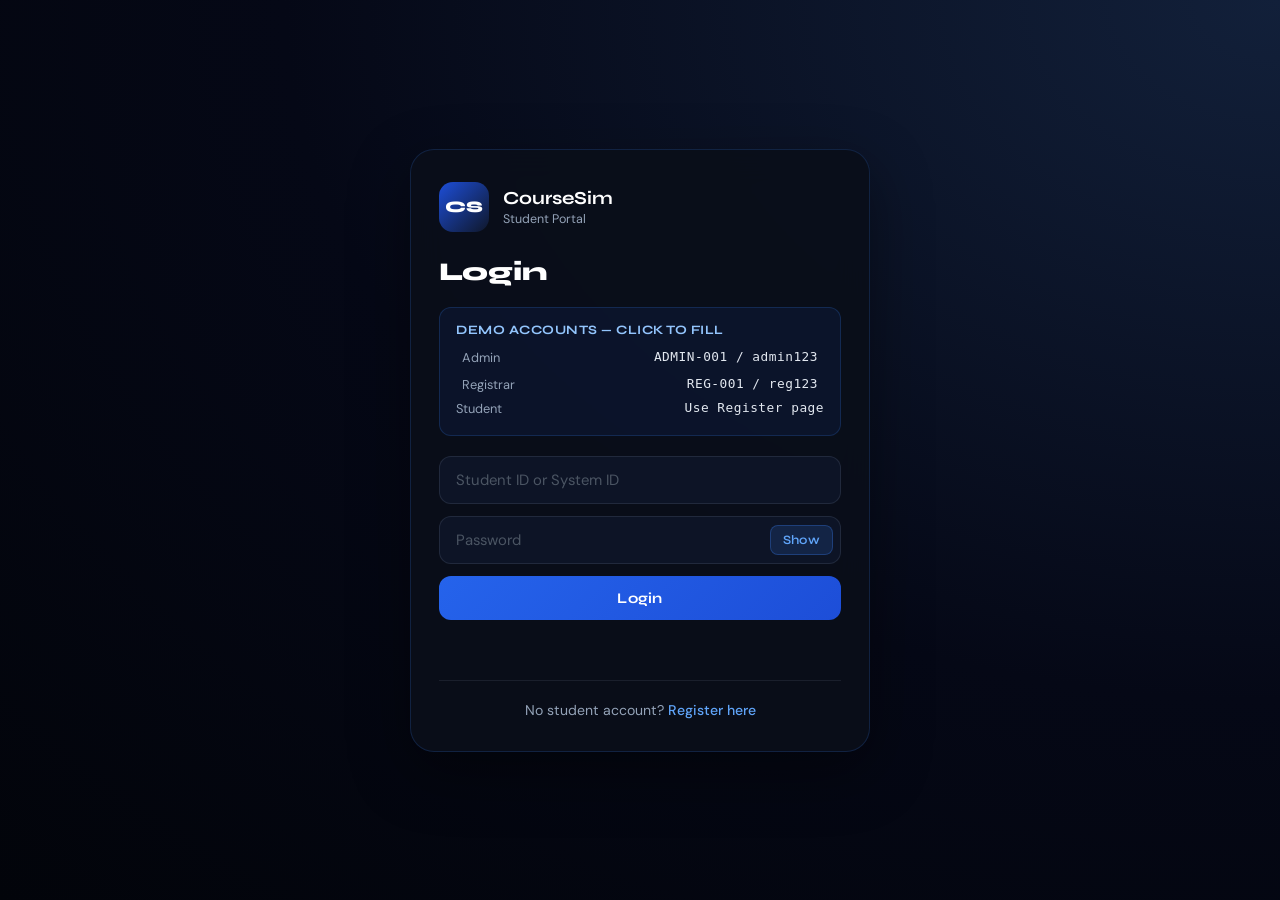
<file: index.html>
<!DOCTYPE html>
<html lang="en">
<head>
  <meta charset="UTF-8" />
  <meta name="viewport" content="width=device-width, initial-scale=1.0" />
  <title>CourseSim – Login</title>
  <link rel="stylesheet" href="style.css" />
</head>
<body class="login-page">
  <div class="auth-wrap">
    <div class="auth-card">
      <div class="brand">
        <div class="logo">CS</div>
        <div><h1>CourseSim</h1><p>Student Portal</p></div>
      </div>

      <h2>Login</h2>

      <div class="demo-box">
        <h4>Demo Accounts — click to fill</h4>
        <div class="demo-row clickable" onclick="fillLogin('ADMIN-001','admin123')">
          <span>Admin</span><span>ADMIN-001 / admin123</span>
        </div>
        <div class="demo-row clickable" onclick="fillLogin('REG-001','reg123')">
          <span>Registrar</span><span>REG-001 / reg123</span>
        </div>
        <div class="demo-row"><span>Student</span><span>Use Register page</span></div>
      </div>

      <input id="loginId"       type="text"     placeholder="Student ID or System ID" />
      <div class="password-wrapper">
        <input id="loginPassword" type="password" placeholder="Password" />
        <button type="button" class="toggle-password" onclick="togglePassword('loginPassword', this)">Show</button>
      </div>
      <button onclick="login()">Login</button>
      <p id="authMessage"></p>

      <hr />
      <p class="small">No student account? <a href="register.html">Register here</a></p>
    </div>
  </div>

  <script src="script.js"></script>
  <script>
    function fillLogin(id, pass) {
      document.getElementById('loginId').value = id;
      document.getElementById('loginPassword').value = pass;
    }
  </script>
</body>
</html>
</file>
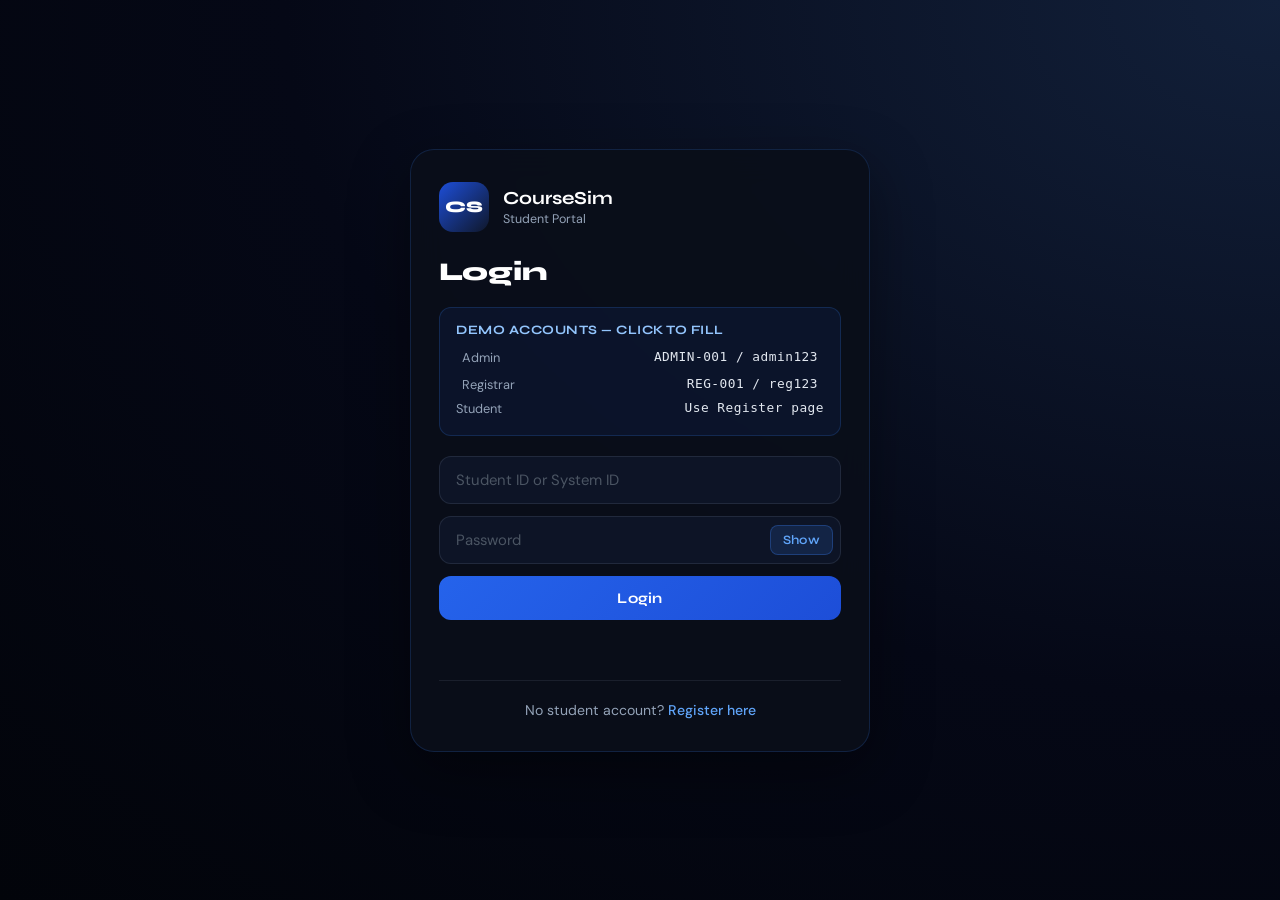
<file: academic-history.html>
<!DOCTYPE html>
<html lang="en">
<head>
  <meta charset="UTF-8" />
  <meta name="viewport" content="width=device-width, initial-scale=1.0" />
  <title>CourseSim – Academic History</title>
  <link rel="stylesheet" href="style.css" />
  <style>
    .hist-section {
      background: var(--panel);
      border: 1px solid var(--border);
      border-radius: 18px;
      padding: 20px 24px;
      margin-bottom: 18px;
      backdrop-filter: blur(10px);
    }
    .hist-header {
      display: flex;
      align-items: center;
      justify-content: space-between;
      flex-wrap: wrap;
      gap: 10px;
      margin-bottom: 16px;
    }
    .hist-year {
      font-family: var(--font-head);
      font-size: 1.1rem;
      font-weight: 800;
      color: #e2e8f0;
      margin-right: 10px;
    }
    .hist-sem {
      font-size: 0.85rem;
      color: var(--muted);
    }
    .hist-summary { display: flex; gap: 10px; flex-wrap: wrap; }
    .hs-item {
      font-size: 0.78rem;
      font-family: var(--font-head);
      font-weight: 700;
      padding: 3px 10px;
      border-radius: 20px;
      letter-spacing: 0.3px;
    }
    .hs-pass { background: rgba(34,197,94,0.15);  color: #86efac; }
    .hs-fail { background: rgba(239,68,68,0.15);  color: #fca5a5; }
    .hs-pend { background: rgba(234,179,8,0.15);  color: #fde047; }

    .hist-table {
      width: 100%; border-collapse: collapse; font-size: 0.86rem;
    }
    .hist-table th {
      text-align: left; padding: 8px 12px;
      font-family: var(--font-head); font-size: 0.72rem;
      text-transform: uppercase; letter-spacing: 0.6px;
      color: var(--muted); border-bottom: 1px solid var(--border);
    }
    .hist-table td {
      padding: 10px 12px; color: #cbd5e1;
      border-bottom: 1px solid rgba(255,255,255,0.04);
    }
    .hist-table tr:last-child td { border-bottom: none; }
    .hist-table tr:hover td { background: rgba(255,255,255,0.02); }
    .ht-code  { font-family: var(--font-head); font-weight: 700; color: #e2e8f0; }
    .ht-grade { font-family: var(--font-head); font-weight: 700; color: #93c5fd; }

    .grade-status {
      display: inline-block; font-size: 0.72rem;
      font-family: var(--font-head); font-weight: 700;
      padding: 2px 9px; border-radius: 20px; letter-spacing: 0.3px;
    }
    .gs-passed  { background: rgba(34,197,94,0.18);  color: #86efac; }
    .gs-failed  { background: rgba(239,68,68,0.18);  color: #fca5a5; }
    .gs-pending { background: rgba(234,179,8,0.18);  color: #fde047; }
    .dropped-tag {
      font-size: 0.68rem; background: rgba(100,116,139,0.2);
      color: #94a3b8; padding: 1px 6px; border-radius: 4px; margin-left: 4px;
    }

    @media (max-width: 640px) {
      .hist-table th:nth-child(2), .hist-table td:nth-child(2) { display: none; }
    }
  </style>
</head>
<body>
  <div class="app">
    <aside class="sidebar">
      <div>
        <div class="brand">
          <div class="logo">CS</div>
          <div><h1>CourseSim</h1><p>Student Portal</p></div>
        </div>
        <nav class="nav">
          <a id="navLogout" href="index.html">Login</a>
          <a href="courses.html">Courses</a>
          <a href="my-enrollments.html">My Enrollments</a>
          <a href="my-requests.html">My Requests</a>
          <a class="active" href="academic-history.html">Academic History</a>
        </nav>
      </div>
      <div class="user-card">
        <div class="avatar" id="sidebarAvatar">?</div>
        <div>
          <h3 id="sidebarName">Student</h3>
          <p  id="sidebarId">ID</p>
          <span class="role-pill student" id="sidebarRole"></span>
        </div>
      </div>
    </aside>

    <main class="main">
      <header class="hero">
        <h2>Academic History</h2>
        <p>Your complete enrollment record grouped by school year and semester.</p>
      </header>
      <div id="acadHistory"></div>
    </main>
  </div>

  <script src="script.js"></script>
  <script>
    (function() {
      const user = getCurrentUser();
      if (!user || user.role !== "student") { window.location.href = "index.html"; return; }
      document.getElementById("sidebarRole").className = "role-pill student";
    })();
  </script>
</body>
</html>
</file>
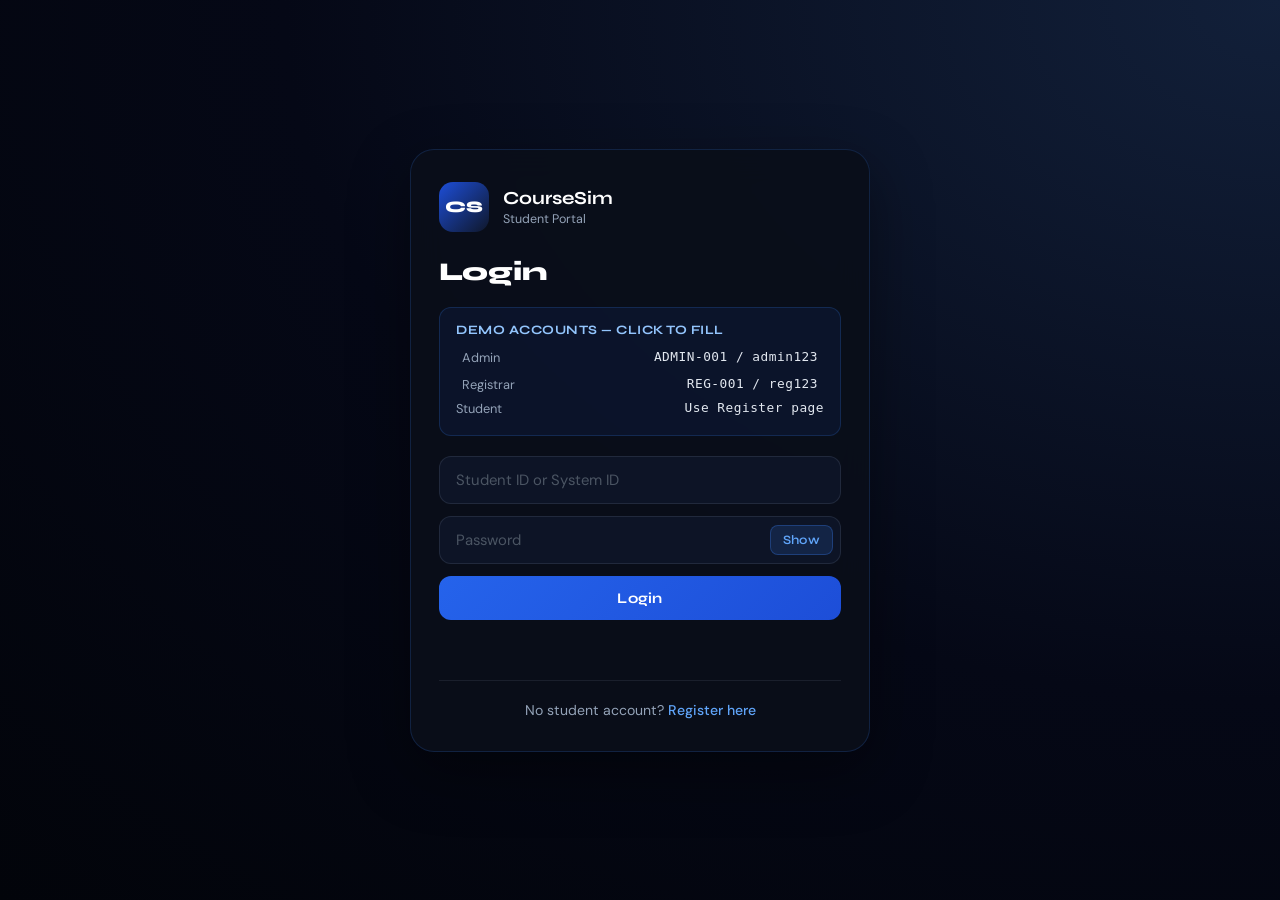
<file: admin.html>
<!DOCTYPE html>
<html lang="en">
<head>
  <meta charset="UTF-8" />
  <meta name="viewport" content="width=device-width, initial-scale=1.0" />
  <title>CourseSim – Admin</title>
  <link rel="stylesheet" href="style.css" />
  <style>
    select {
      width: 100%; padding: 13px 16px;
      border: 1px solid rgba(148,163,184,0.15); border-radius: 12px; outline: none;
      font-size: 0.93rem; font-family: var(--font-body);
      background: rgba(15,23,42,0.85); color: #e2e8f0;
      margin-bottom: 12px; appearance: none; cursor: pointer;
    }
    select:focus { border-color: rgba(59,130,246,0.45); }
    select option { background: #0f172a; }

    .period-label {
      font-family: var(--font-head); font-size: 1rem; font-weight: 700;
      color: #60a5fa; margin-bottom: 14px; display: block;
    }
    .user-item-header {
      display: flex; align-items: center; gap: 12px;
    }
    .user-avatar-sm {
      width: 36px; height: 36px; border-radius: 9px; flex-shrink: 0;
      background: linear-gradient(135deg, #6366f1, #2563eb);
      display: grid; place-items: center;
      font-family: var(--font-head); font-weight: 700; font-size: 0.78rem; color: #fff;
    }
    .user-info { flex: 1; min-width: 0; }
    .user-remove-btn { width: auto; padding: 7px 14px; font-size: 0.78rem; margin-bottom: 0; flex-shrink: 0; }
  </style>
</head>
<body>
  <div class="app">
    <aside class="sidebar">
      <div>
        <div class="brand">
          <div class="logo">CS</div>
          <div><h1>CourseSim</h1><p>Student Portal</p></div>
        </div>
        <nav class="nav">
          <a id="navLogout" href="index.html">Login</a>
          <a class="active" href="admin.html">Admin Panel</a>
        </nav>
      </div>
      <div class="user-card">
        <div class="avatar" id="sidebarAvatar">?</div>
        <div>
          <h3 id="sidebarName">Admin</h3>
          <p  id="sidebarId">ID</p>
          <span class="role-pill admin" id="sidebarRole"></span>
        </div>
      </div>
    </aside>

    <main class="main">
      <header class="hero">
        <h2>Admin Panel</h2>
        <p>Manage courses, academic periods, and student accounts.</p>
      </header>

      <section class="stats">
        <div class="card"><h3 id="studentCount">0</h3><p>Total Students</p></div>
        <div class="card"><h3 id="courseCount">0</h3><p>Total Courses</p></div>
        <div class="card"><h3 id="enrollCount">0</h3><p>Active Enrollments</p></div>
        <div class="card"><h3 id="fullCount">0</h3><p>Full Courses</p></div>
      </section>

      <!-- Row 1: Academic Period + Add Course -->
      <section class="panels">
        <div class="panel">
          <h3>Academic Period</h3>
          <span class="period-label" id="currentPeriodLabel">Loading…</span>
          <input id="acadYear" type="text" placeholder="School year (e.g. 2024-2025)" />
          <select id="acadSem">
            <option value="1st">1st Semester</option>
            <option value="2nd">2nd Semester</option>
            <option value="Summer">Summer</option>
          </select>
          <button onclick="saveAcadPeriodAdmin()">Set Period</button>
          <p id="message"></p>
        </div>

        <div class="panel">
          <h3>Add New Course</h3>
          <div class="form-grid">
            <input id="newCode"     type="text"   placeholder="Course code (e.g. ICT 115)" />
            <input id="newCapacity" type="number" placeholder="Capacity" min="1" />
            <input id="newTitle"    type="text"   placeholder="Course title" class="full" />
            <input id="newPrereq"   type="text"   placeholder="Prerequisite code (optional)" class="full" />
          </div>
          <button onclick="adminAddCourse()">Add Course</button>
        </div>
      </section>

      <!-- Row 2: Course Catalog + User Management -->
      <section class="panels" style="margin-top:18px">
        <div class="panel">
          <h3>Course Catalog</h3>
          <ul id="adminCourseList"></ul>
        </div>

        <div class="panel">
          <h3>Student Accounts</h3>
          <ul id="adminUserList"></ul>
        </div>
      </section>
    </main>
  </div>

  <script src="script.js"></script>
  <script>
    (function() {
      const user = getCurrentUser();
      if (!user || user.role !== "admin") { window.location.href = "index.html"; return; }
      document.getElementById("sidebarRole").className = "role-pill admin";
    })();
  </script>
</body>
</html>
</file>
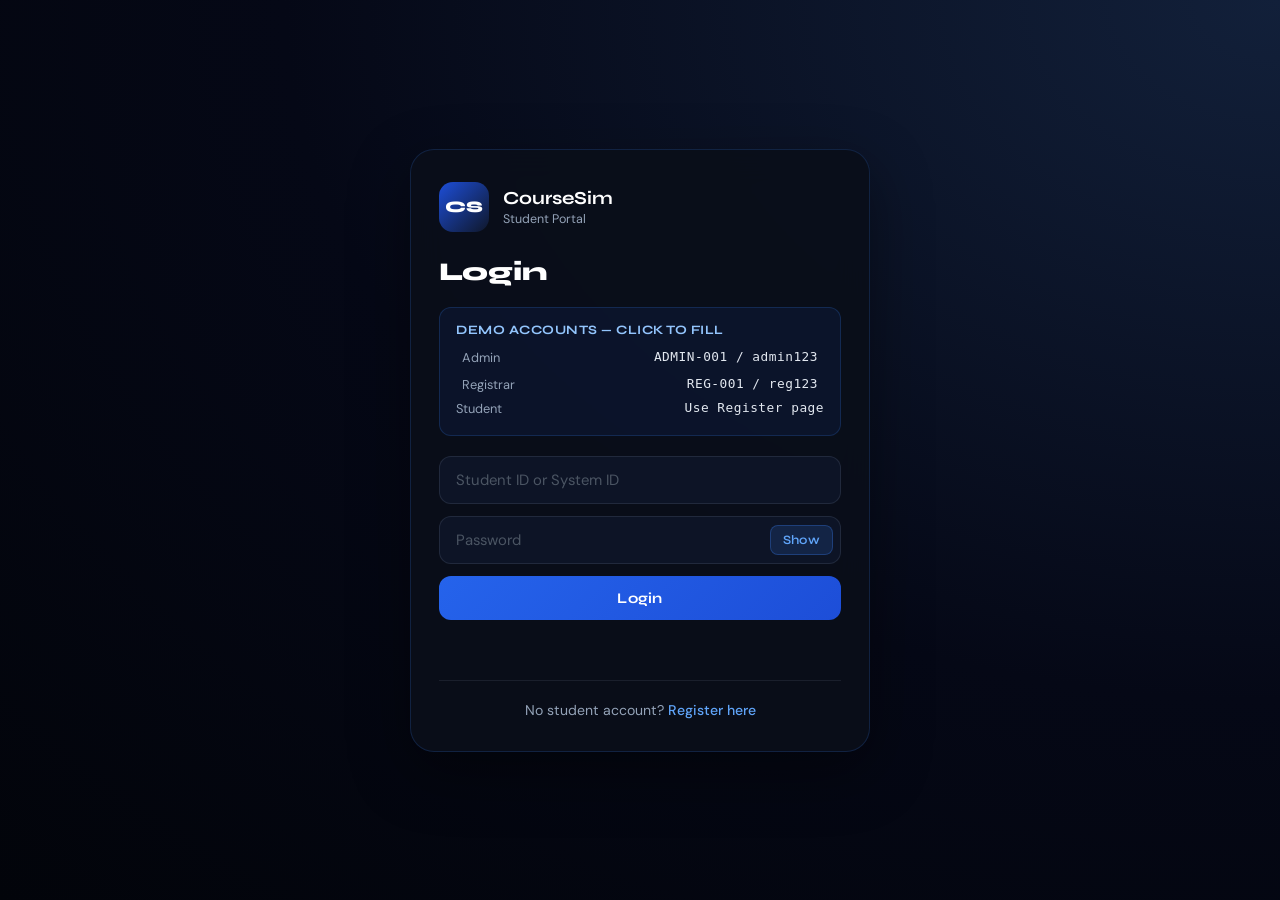
<file: courses.html>
<!DOCTYPE html>
<html lang="en">
<head>
  <meta charset="UTF-8" />
  <meta name="viewport" content="width=device-width, initial-scale=1.0" />
  <title>CourseSim – Courses</title>
  <link rel="stylesheet" href="style.css" />
  <style>
    /* ── Drag & Drop Layout ─────────────────────── */
    .dd-layout {
      display: grid;
      grid-template-columns: 1fr 1fr;
      gap: 20px;
      margin-top: 4px;
    }

    .dd-col {
      background: var(--panel);
      border: 1px solid var(--border);
      border-radius: 20px;
      padding: 20px;
      backdrop-filter: blur(10px);
      min-height: 400px;
      display: flex;
      flex-direction: column;
    }

    .dd-col-header {
      display: flex;
      align-items: center;
      justify-content: space-between;
      margin-bottom: 16px;
    }

    .dd-col-header h3 {
      font-family: var(--font-head);
      font-size: 0.9rem;
      font-weight: 700;
      color: #e2e8f0;
      text-transform: uppercase;
      letter-spacing: 0.8px;
    }

    .dd-hint {
      font-size: 0.75rem;
      color: var(--muted);
      font-style: italic;
    }

    /* Drop zone highlight */
    #enrolledZone {
      flex: 1;
      border-radius: 14px;
      border: 2px dashed transparent;
      transition: border-color 0.2s, background 0.2s;
      padding: 4px;
    }

    #enrolledZone.drop-active {
      border-color: rgba(59, 130, 246, 0.5);
      background: rgba(37, 99, 235, 0.06);
    }

    /* ── Course Cards ───────────────────────────── */
    .course-card {
      background: rgba(255,255,255,0.03);
      border: 1px solid rgba(255,255,255,0.07);
      border-left: 3px solid #3b82f6;
      border-radius: 12px;
      padding: 12px 14px;
      margin-bottom: 10px;
      transition: all 0.18s ease;
      position: relative;
    }

    .course-card.draggable {
      cursor: grab;
    }

    .course-card.draggable:hover {
      background: rgba(37,99,235,0.1);
      border-color: rgba(59,130,246,0.3);
      border-left-color: #60a5fa;
      transform: translateY(-1px);
      box-shadow: 0 4px 16px rgba(37,99,235,0.15);
    }

    .course-card.dragging {
      opacity: 0.45;
      transform: scale(0.97);
      cursor: grabbing;
    }

    .course-card.locked {
      border-left-color: #475569;
      opacity: 0.6;
      cursor: not-allowed;
    }

    .course-card.enrolled {
      border-left-color: #22c55e;
      background: rgba(34,197,94,0.05);
    }

    .course-card.pending-enroll {
      border-left-color: #eab308;
      background: rgba(234,179,8,0.05);
    }

    .course-card.pending-drop {
      border-left-color: #ef4444;
      background: rgba(239,68,68,0.05);
    }

    .cc-header {
      display: flex;
      align-items: center;
      justify-content: space-between;
      margin-bottom: 5px;
    }

    .cc-code {
      font-family: var(--font-head);
      font-weight: 700;
      font-size: 0.85rem;
      color: #e2e8f0;
    }

    .cc-cap {
      font-size: 0.72rem;
      color: var(--muted);
      background: rgba(255,255,255,0.06);
      padding: 2px 7px;
      border-radius: 20px;
    }

    .cc-cap.cap-full {
      background: rgba(239,68,68,0.15);
      color: #fca5a5;
    }

    .cc-title {
      font-size: 0.85rem;
      color: #cbd5e1;
      margin-bottom: 4px;
    }

    .cc-prereq {
      font-size: 0.75rem;
      color: #64748b;
      margin-bottom: 2px;
    }

    .cc-lock {
      font-size: 0.75rem;
      color: #64748b;
      margin-top: 4px;
    }

    .cc-grade {
      font-size: 0.78rem;
      color: #94a3b8;
      margin-bottom: 6px;
    }

    .cc-status {
      font-size: 0.7rem;
      font-family: var(--font-head);
      font-weight: 700;
      padding: 2px 8px;
      border-radius: 20px;
      letter-spacing: 0.4px;
    }

    .status-enrolled  { background: rgba(34,197,94,0.18);  color: #86efac; }
    .status-pending   { background: rgba(234,179,8,0.18);  color: #fde047; }
    .status-drop      { background: rgba(239,68,68,0.18);  color: #fca5a5; }

    /* Drag indicator icon on draggable cards */
    .course-card.draggable::after {
      content: "⠿";
      position: absolute;
      right: 12px;
      bottom: 10px;
      font-size: 0.9rem;
      color: #334155;
      pointer-events: none;
    }

    .drop-btn {
      width: 100%;
      padding: 7px;
      font-size: 0.78rem;
      margin-bottom: 0;
      margin-top: 6px;
      background: linear-gradient(135deg, #b91c1c, #991b1b);
      border-radius: 8px;
    }
    .drop-btn:hover { box-shadow: 0 4px 14px rgba(185,28,28,0.35); }

    .cancel-btn {
      width: 100%;
      padding: 7px;
      font-size: 0.78rem;
      margin-bottom: 0;
      margin-top: 6px;
      background: rgba(234,179,8,0.12);
      border: 1px solid rgba(234,179,8,0.25);
      color: #fde047;
      border-radius: 8px;
    }
    .cancel-btn:hover { background: rgba(234,179,8,0.2); box-shadow: none; transform: none; }

    .dd-empty {
      text-align: center;
      color: #334155;
      font-size: 0.88rem;
      padding: 40px 20px;
      border: 2px dashed #1e293b;
      border-radius: 12px;
      margin-top: 4px;
    }

    #message {
      margin-top: 14px;
      min-height: 22px;
      font-size: 0.88rem;
      color: #bfdbfe;
    }

    @media (max-width: 700px) {
      .dd-layout { grid-template-columns: 1fr; }
    }
  </style>
</head>
<body>
  <div class="app">
    <aside class="sidebar">
      <div>
        <div class="brand">
          <div class="logo">CS</div>
          <div><h1>CourseSim</h1><p>Student Portal</p></div>
        </div>
        <nav class="nav">
          <a id="navLogout" href="index.html">Login</a>
          <a class="active" href="courses.html">Courses</a>
          <a href="my-enrollments.html">My Enrollments</a>
          <a href="my-requests.html">My Requests</a>
          <a href="academic-history.html">Academic History</a>
        </nav>
      </div>
      <div class="user-card">
        <div class="avatar" id="sidebarAvatar">?</div>
        <div>
          <h3 id="sidebarName">Student</h3>
          <p  id="sidebarId">ID</p>
          <span class="role-pill student" id="sidebarRole"></span>
        </div>
      </div>
    </aside>

    <main class="main">
      <header class="hero">
        <h2>Courses</h2>
        <p>Drag a course to the right column to request enrollment. Drop it back to cancel.</p>
      </header>

      <section class="stats">
        <div class="card"><h3 id="studentCount">0</h3><p>Total Students</p></div>
        <div class="card"><h3 id="courseCount">0</h3><p>Total Courses</p></div>
        <div class="card"><h3 id="enrollCount">0</h3><p>Active Enrollments</p></div>
        <div class="card"><h3 id="fullCount">0</h3><p>Full Courses</p></div>
      </section>

      <div class="dd-layout">
        <!-- Left: Available -->
        <div class="dd-col">
          <div class="dd-col-header">
            <h3>Available Courses</h3>
            <span class="dd-hint">Drag → to enroll</span>
          </div>
          <div id="availableCourses"></div>
        </div>

        <!-- Right: Enrolled / Pending -->
        <div class="dd-col">
          <div class="dd-col-header">
            <h3>My Enrollments</h3>
            <span class="dd-hint">Drop here</span>
          </div>
          <div id="enrolledZone">
            <div id="enrolledCourses"></div>
          </div>
        </div>
      </div>

      <p id="message"></p>
    </main>
  </div>

  <script src="script.js"></script>
  <script>
    (function() {
      const user = getCurrentUser();
      if (!user) { window.location.href = "index.html"; return; }
      if (user.role === "admin")      { window.location.href = "admin.html"; return; }
      if (user.role === "registrar")  { window.location.href = "enrollments.html"; return; }
      document.getElementById("sidebarRole").className = "role-pill student";
    })();
  </script>
</body>
</html>
</file>
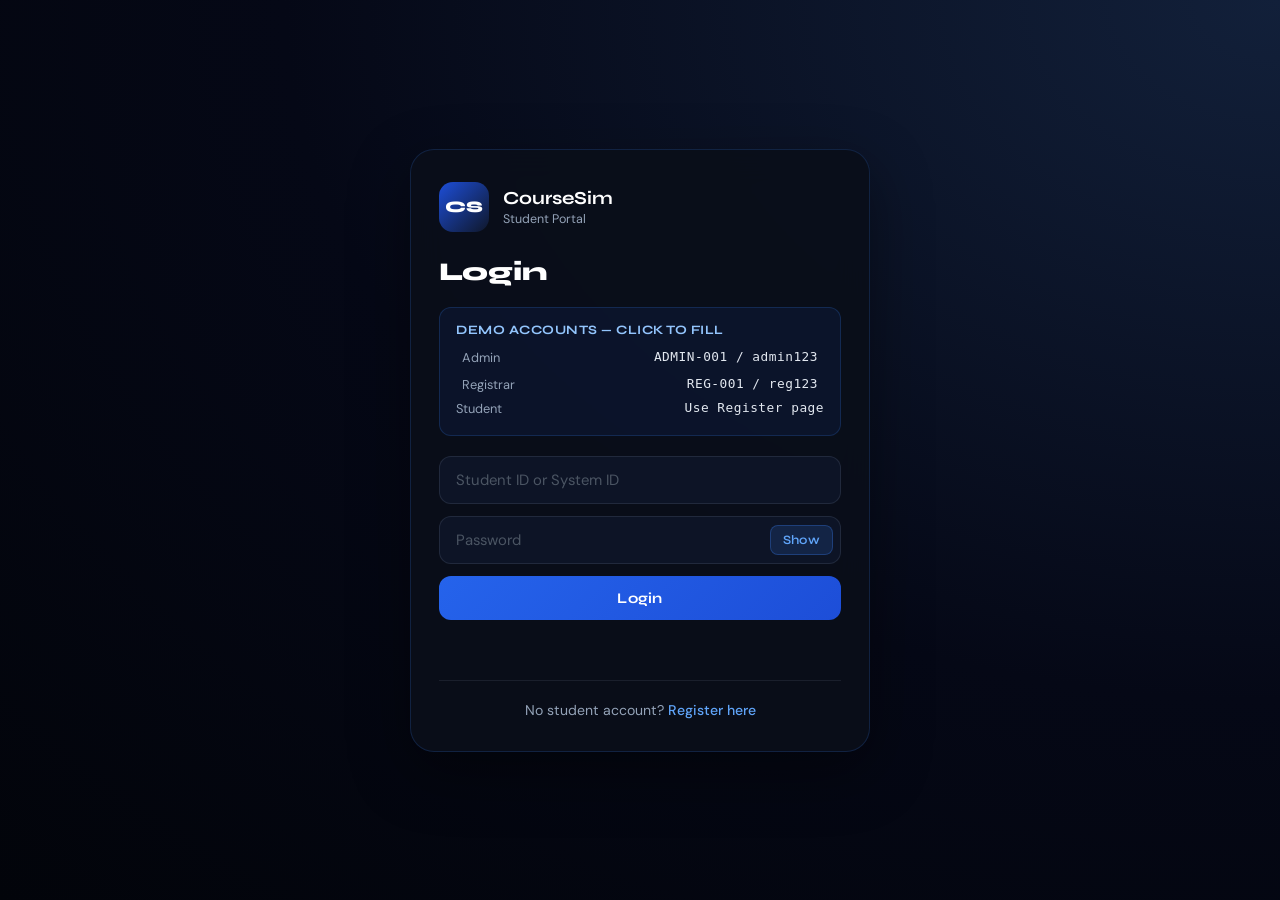
<file: enrollments.html>
<!DOCTYPE html>
<html lang="en">
<head>
  <meta charset="UTF-8" />
  <meta name="viewport" content="width=device-width, initial-scale=1.0" />
  <title>CourseSim – Registrar</title>
  <link rel="stylesheet" href="style.css" />
</head>
<body>
  <div class="app">
    <aside class="sidebar">
      <div>
        <div class="brand">
          <div class="logo">CS</div>
          <div><h1>CourseSim</h1><p>Student Portal</p></div>
        </div>
        <nav class="nav">
          <a id="navLogout" href="index.html">Login</a>
          <a class="active" href="enrollments.html">Requests</a>
          <a href="grades.html">Grades</a>
        </nav>
      </div>
      <div class="user-card">
        <div class="avatar" id="sidebarAvatar">?</div>
        <div>
          <h3 id="sidebarName">Registrar</h3>
          <p  id="sidebarId">ID</p>
          <span class="role-pill registrar" id="sidebarRole"></span>
        </div>
      </div>
    </aside>

    <main class="main">
      <header class="hero">
        <h2>Enrollment Requests</h2>
        <p>Review and act on student enrollment and drop requests.</p>
      </header>

      <section class="stats">
        <div class="card"><h3 id="studentCount">0</h3><p>Total Students</p></div>
        <div class="card"><h3 id="courseCount">0</h3><p>Total Courses</p></div>
        <div class="card"><h3 id="enrollCount">0</h3><p>Active Enrollments</p></div>
        <div class="card"><h3 id="pendingCount">0</h3><p>Pending Requests</p></div>
      </section>

      <section class="panels">
        <div class="panel">
          <h3>Pending Requests</h3>
          <ul id="requestList"></ul>
        </div>
        <div class="panel">
          <h3>Request History</h3>
          <ul id="historyList"></ul>
        </div>
      </section>

      <section class="panels" style="margin-top:18px">
        <div class="panel panel-full">
          <h3>All Enrolled Students</h3>
          <ul id="allEnrollList"></ul>
        </div>
      </section>
    </main>
  </div>

  <script src="script.js"></script>
  <script>
    (function() {
      const user = getCurrentUser();
      if (!user || user.role !== "registrar") { window.location.href = "index.html"; }
      document.getElementById("sidebarRole").className = "role-pill registrar";
    })();
  </script>
</body>
</html>
</file>
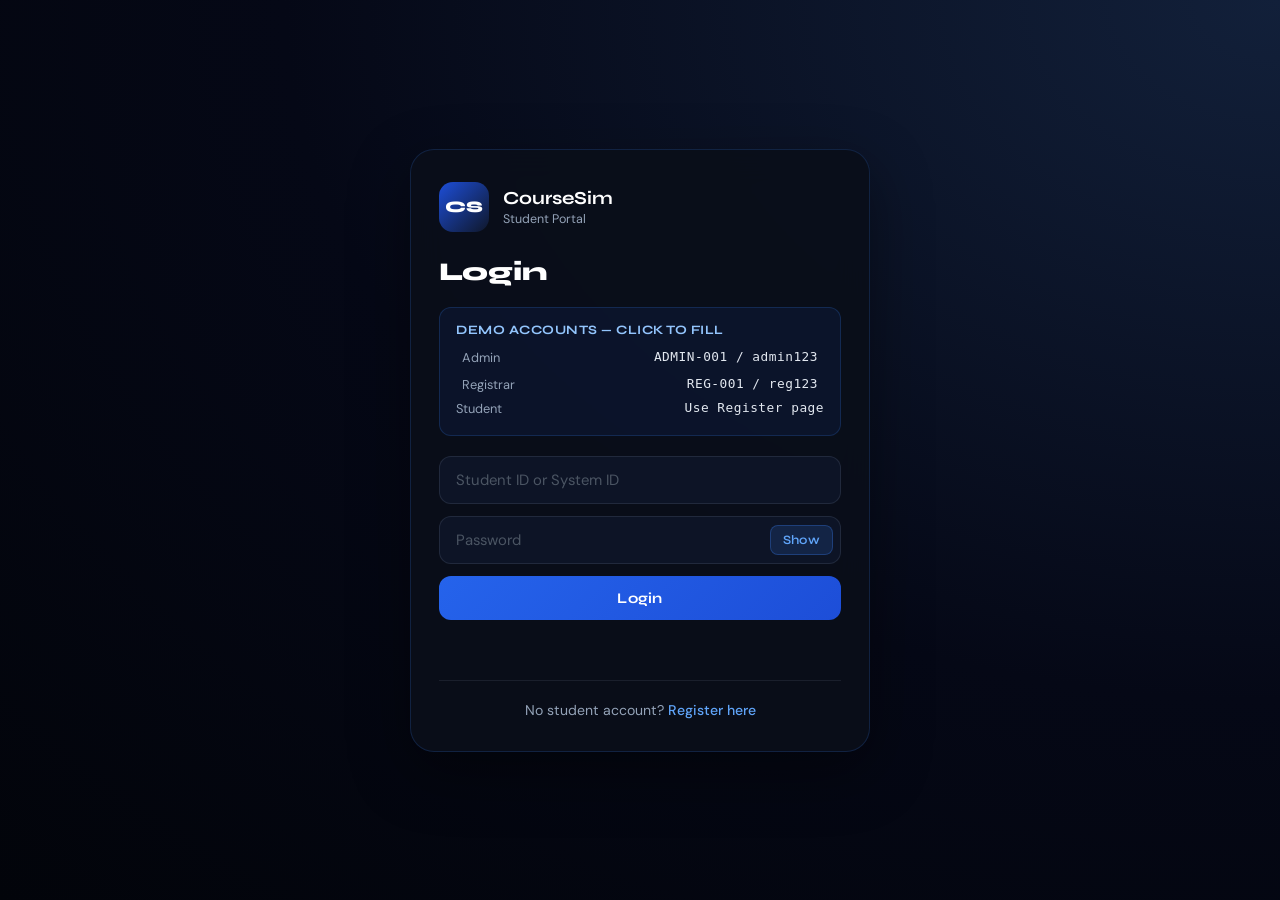
<file: grades.html>
<!DOCTYPE html>
<html lang="en">
<head>
  <meta charset="UTF-8" />
  <meta name="viewport" content="width=device-width, initial-scale=1.0" />
  <title>CourseSim – Grades</title>
  <link rel="stylesheet" href="style.css" />
</head>
<body>
  <div class="app">
    <aside class="sidebar">
      <div>
        <div class="brand">
          <div class="logo">CS</div>
          <div><h1>CourseSim</h1><p>Student Portal</p></div>
        </div>
        <nav class="nav">
          <a id="navLogout" href="index.html">Login</a>
          <a href="enrollments.html">Requests</a>
          <a class="active" href="grades.html">Grades</a>
        </nav>
      </div>
      <div class="user-card">
        <div class="avatar" id="sidebarAvatar">?</div>
        <div>
          <h3 id="sidebarName">Registrar</h3>
          <p  id="sidebarId">ID</p>
          <span class="role-pill registrar" id="sidebarRole"></span>
        </div>
      </div>
    </aside>

    <main class="main">
      <header class="hero">
        <h2>Grades</h2>
        <p>Assign grades to enrolled students.</p>
      </header>

      <section class="panels">
        <div class="panel">
          <h3>Assign Grade</h3>
          <input id="studentIdInput" type="text"   placeholder="Student ID (e.g. 2025-0001-A)" />
          <input id="courseCodeInput" type="text"  placeholder="Course code (e.g. ICT 111)" />
          <input id="gradeInput"     type="number" placeholder="Grade 0–100" min="0" max="100" />
          <button onclick="assignGrade()">Save Grade</button>
          <p id="message"></p>
        </div>
        <div class="panel">
          <h3>All Enrollments</h3>
          <ul id="allEnrollList"></ul>
        </div>
      </section>
    </main>
  </div>

  <script src="script.js"></script>
  <script>
    (function() {
      const user = getCurrentUser();
      if (!user || user.role !== "registrar") { window.location.href = "index.html"; }
      document.getElementById("sidebarRole").className = "role-pill registrar";
    })();
  </script>
</body>
</html>
</file>
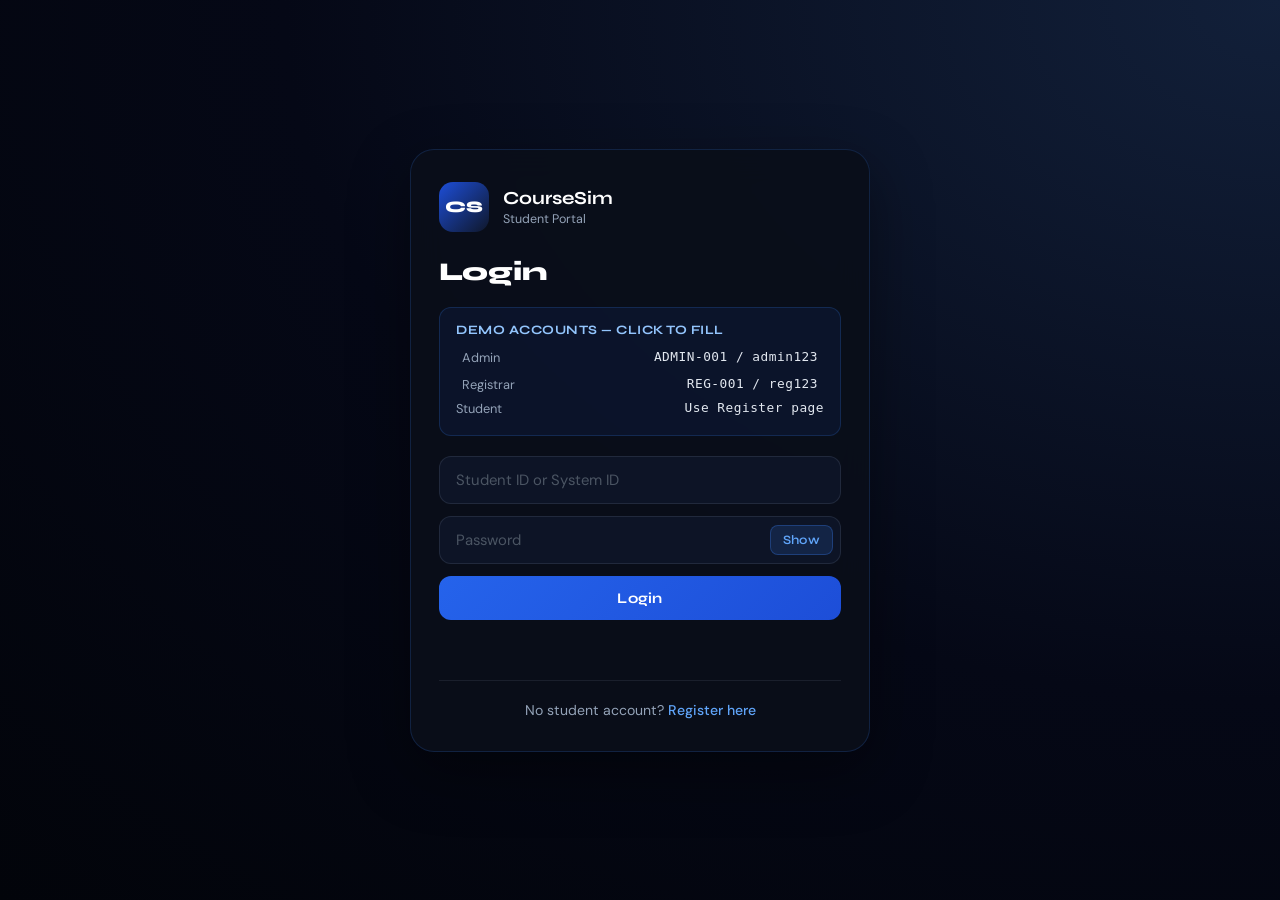
<file: my-enrollments.html>
<!DOCTYPE html>
<html lang="en">
<head>
  <meta charset="UTF-8" />
  <meta name="viewport" content="width=device-width, initial-scale=1.0" />
  <title>CourseSim – My Enrollments</title>
  <link rel="stylesheet" href="style.css" />
</head>
<body>
  <div class="app">
    <aside class="sidebar">
      <div>
        <div class="brand">
          <div class="logo">CS</div>
          <div><h1>CourseSim</h1><p>Student Portal</p></div>
        </div>
        <nav class="nav">
          <a id="navLogout" href="index.html">Login</a>
          <a href="courses.html">Courses</a>
          <a class="active" href="my-enrollments.html">My Enrollments</a>
          <a href="my-requests.html">My Requests</a>
          <a href="academic-history.html">Academic History</a>
        </nav>
      </div>
      <div class="user-card">
        <div class="avatar" id="sidebarAvatar">?</div>
        <div>
          <h3 id="sidebarName">Student</h3>
          <p  id="sidebarId">ID</p>
          <span class="role-pill student" id="sidebarRole"></span>
        </div>
      </div>
    </aside>

    <main class="main">
      <header class="hero">
        <h2>My Enrollments</h2>
        <p>Your currently enrolled courses and grades.</p>
      </header>

      <section class="panels">
        <div class="panel panel-full">
          <h3>Enrolled Courses</h3>
          <ul id="myEnrollList"></ul>
        </div>
      </section>
    </main>
  </div>

  <script src="script.js"></script>
  <script>
    (function() {
      const user = getCurrentUser();
      if (!user || user.role !== "student") { window.location.href = "index.html"; }
      document.getElementById("sidebarRole").className = "role-pill " + user.role;
    })();
  </script>
</body>
</html>
</file>
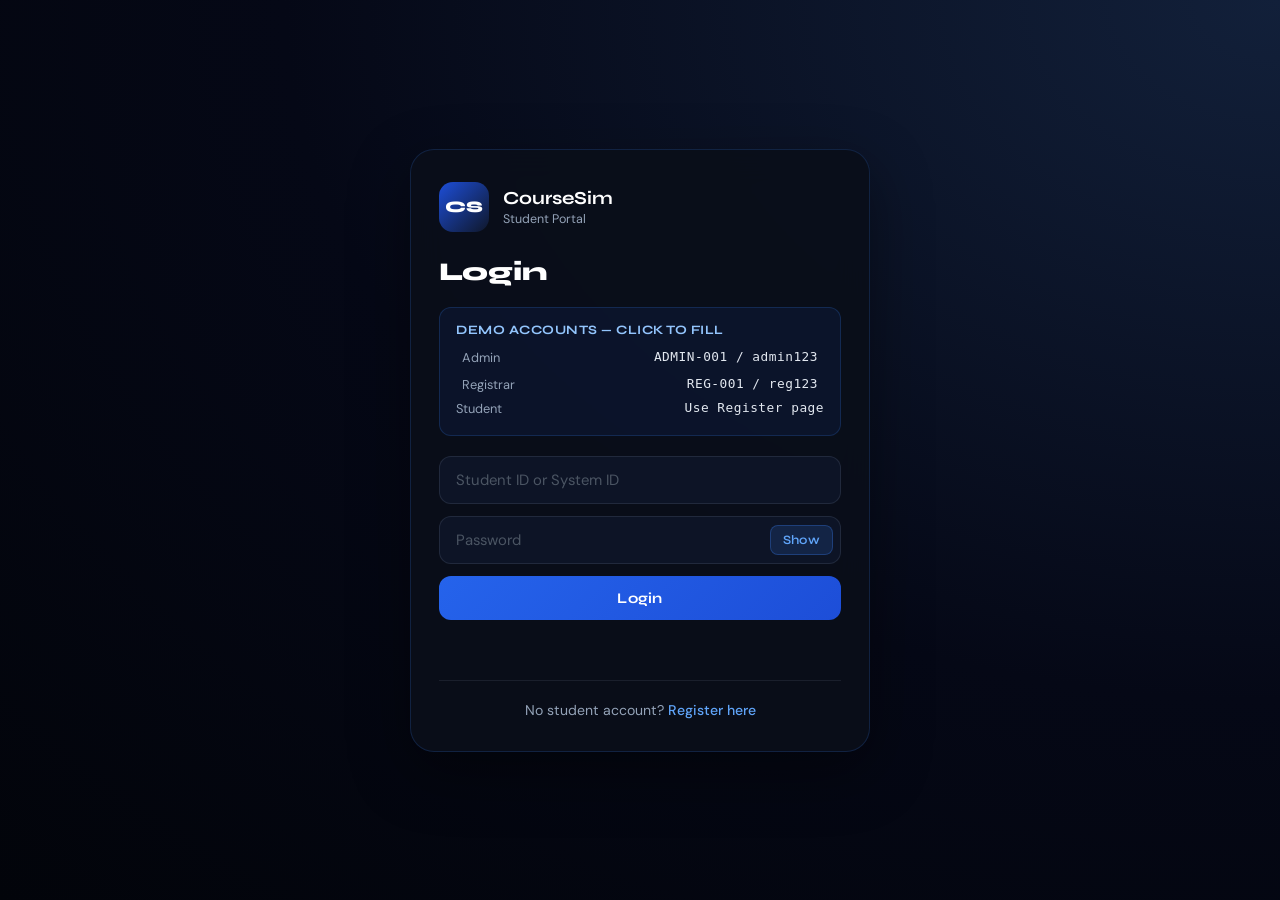
<file: my-requests.html>
<!DOCTYPE html>
<html lang="en">
<head>
  <meta charset="UTF-8" />
  <meta name="viewport" content="width=device-width, initial-scale=1.0" />
  <title>CourseSim – My Requests</title>
  <link rel="stylesheet" href="style.css" />
</head>
<body>
  <div class="app">
    <aside class="sidebar">
      <div>
        <div class="brand">
          <div class="logo">CE</div>
          <div><h1>CourseSim</h1><p>Student Portal</p></div>
        </div>
        <nav class="nav">
          <a id="navLogout" href="index.html">Login</a>
          <a href="courses.html">Courses</a>
          <a href="my-enrollments.html">My Enrollments</a>
          <a class="active" href="my-requests.html">My Requests</a>
          <a href="academic-history.html">Academic History</a>
        </nav>
      </div>
      <div class="user-card">
        <div class="avatar" id="sidebarAvatar">?</div>
        <div>
          <h3 id="sidebarName">Student</h3>
          <p  id="sidebarId">ID</p>
          <span class="role-pill student" id="sidebarRole"></span>
        </div>
      </div>
    </aside>

    <main class="main">
      <header class="hero">
        <h2>My Requests</h2>
        <p>Track the status of your enrollment and drop requests.</p>
      </header>

      <section class="panels">
        <div class="panel panel-full">
          <h3>Request History</h3>
          <ul id="myRequestList"></ul>
        </div>
      </section>
    </main>
  </div>

  <script src="script.js"></script>
  <script>
    (function() {
      const user = getCurrentUser();
      if (!user || user.role !== "student") { window.location.href = "index.html"; }
      document.getElementById("sidebarRole").className = "role-pill " + user.role;
    })();
  </script>
</body>
</html>
</file>
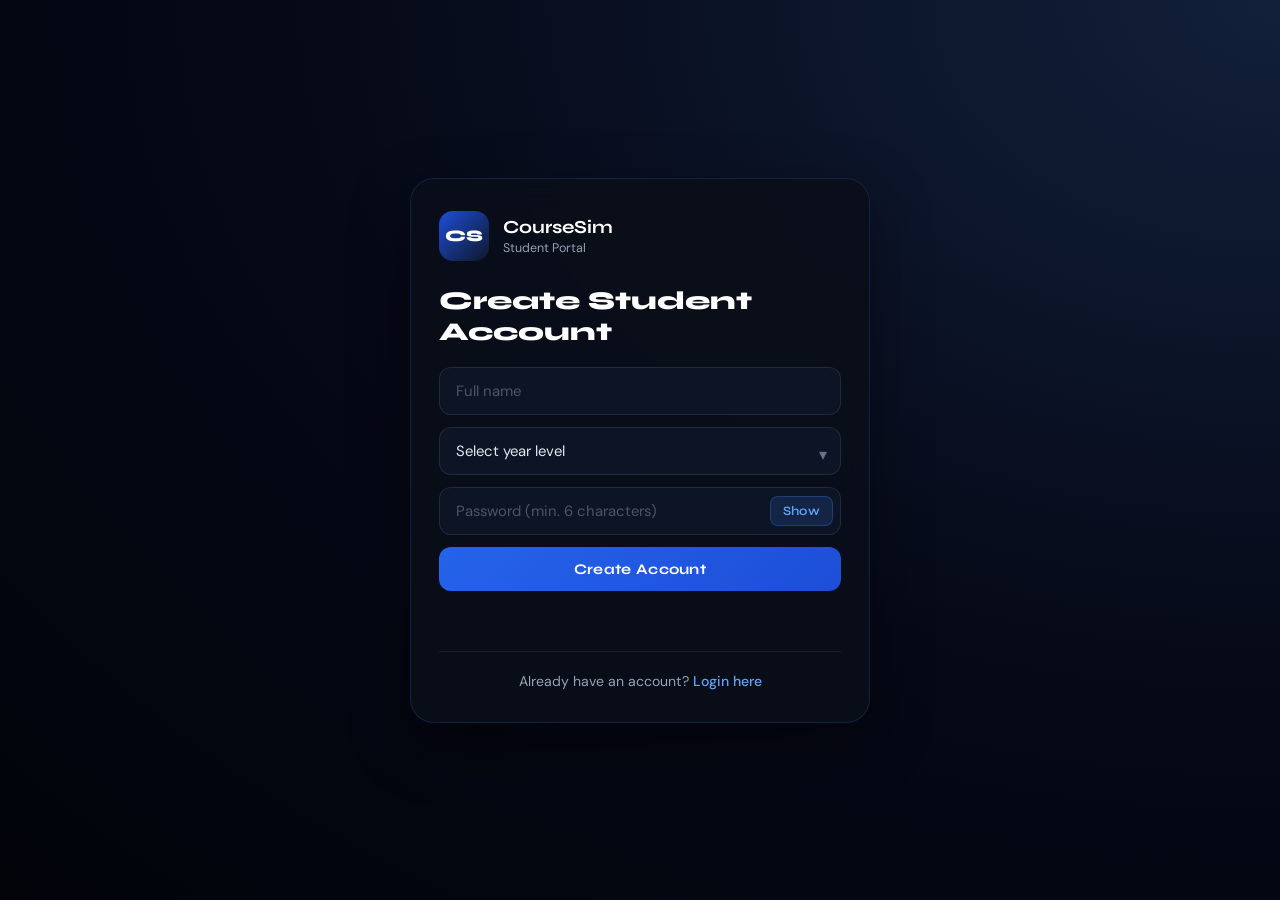
<file: register.html>
<!DOCTYPE html>
<html lang="en">
<head>
  <meta charset="UTF-8" />
  <meta name="viewport" content="width=device-width, initial-scale=1.0" />
  <title>CourseSim – Register</title>
  <link rel="stylesheet" href="style.css" />
  <style>
    select {
      width: 100%; padding: 13px 16px;
      border: 1px solid rgba(148,163,184,0.15);
      border-radius: 12px; outline: none;
      font-size: 0.93rem; font-family: var(--font-body);
      background: rgba(15,23,42,0.85); color: #e2e8f0;
      margin-bottom: 12px; transition: border-color 0.2s;
      appearance: none; cursor: pointer;
    }
    select:focus { border-color: rgba(59,130,246,0.45); }
    select option { background: #0f172a; }
    .select-wrap { position: relative; }
    .select-wrap::after {
      content: "▾"; position: absolute; right: 14px; top: 50%;
      transform: translateY(-60%); color: #64748b; pointer-events: none;
    }
  </style>
</head>
<body class="login-page">
  <div class="auth-wrap">
    <div class="auth-card">
      <div class="brand">
        <div class="logo">CS</div>
        <div><h1>CourseSim</h1><p>Student Portal</p></div>
      </div>
      <h2>Create Student Account</h2>

      <div id="generatedId" class="id-display"></div>
      <p class="id-hint" id="idHint" style="display:none;">
        Please save your Student ID — you will need it to log in.
      </p>

      <input id="regName" type="text" placeholder="Full name" />

      <div class="select-wrap">
        <select id="regYear">
          <option value="" disabled selected>Select year level</option>
          <option value="1st">1st Year</option>
          <option value="2nd">2nd Year</option>
          <option value="3rd">3rd Year</option>
          <option value="4th">4th Year</option>
        </select>
      </div>

      <div class="password-wrapper">
        <input id="regPassword" type="password" placeholder="Password (min. 6 characters)" />
        <button type="button" class="toggle-password" onclick="togglePassword('regPassword', this)">Show</button>
      </div>

      <button onclick="registerAccount()">Create Account</button>
      <p id="authMessage"></p>
      <hr />
      <p class="small">Already have an account? <a href="index.html">Login here</a></p>
    </div>
  </div>

  <script src="script.js"></script>
  <script>
    const observer = new MutationObserver(() => {
      const idBox = document.getElementById('generatedId');
      const hint  = document.getElementById('idHint');
      if (idBox && idBox.style.display !== 'none') hint.style.display = 'block';
    });
    observer.observe(document.getElementById('generatedId'), { attributes: true });
  </script>
</body>
</html>
</file>
<file: style.css>
/* =====================================================
   CourseSim – style.css  (Role-based edition)
   ===================================================== */

@import url('https://fonts.googleapis.com/css2?family=Syne:wght@400;600;700;800&family=DM+Sans:wght@300;400;500&display=swap');

* { margin: 0; padding: 0; box-sizing: border-box; }

:root {
  --bg:        #050816;
  --panel:     rgba(10, 15, 26, 0.92);
  --muted:     #94a3b8;
  --text:      #e5e7eb;
  --border:    rgba(59, 130, 246, 0.18);
  --blue:      #2563eb;
  --blue2:     #1d4ed8;
  --success:   #86efac;
  --font-head: 'Syne', sans-serif;
  --font-body: 'DM Sans', sans-serif;
}

body {
  min-height: 100vh;
  background: radial-gradient(ellipse at top right, #12203a 0%, var(--bg) 55%, #02040a 100%);
  color: var(--text);
  font-family: var(--font-body);
}

/* ── App Layout ─────────────────────────────────── */
.app { display: flex; min-height: 100vh; }

/* ── Sidebar ─────────────────────────────────────── */
.sidebar {
  width: 268px;
  background: rgba(7, 10, 20, 0.97);
  border-right: 1px solid var(--border);
  padding: 28px 20px;
  display: flex;
  flex-direction: column;
  justify-content: space-between;
  flex-shrink: 0;
}

.brand { display: flex; align-items: center; gap: 14px; }

.logo {
  width: 50px; height: 50px;
  border-radius: 14px;
  display: grid; place-items: center;
  background: linear-gradient(135deg, #1d4ed8, #0f172a);
  color: white;
  font-family: var(--font-head);
  font-weight: 800; font-size: 1rem; letter-spacing: 0.5px;
  flex-shrink: 0;
}

.brand h1 { font-family: var(--font-head); font-size: 1.15rem; font-weight: 700; color: #fff; }
.brand p  { font-size: 0.78rem; color: var(--muted); margin-top: 2px; }

.nav { margin-top: 38px; display: grid; gap: 6px; }

.nav a {
  text-decoration: none; color: #94a3b8; background: transparent;
  padding: 12px 16px; border-radius: 12px; font-size: 0.92rem; font-weight: 500;
  transition: all 0.22s ease; border: 1px solid transparent;
}

.nav a.active, .nav a:hover {
  background: linear-gradient(135deg, rgba(37,99,235,0.35), rgba(15,23,42,0.9));
  color: #e0eaff; border-color: rgba(59,130,246,0.25); transform: translateX(3px);
}

.user-card {
  display: flex; align-items: center; gap: 12px;
  background: rgba(255,255,255,0.04);
  padding: 14px; border-radius: 16px; border: 1px solid var(--border);
}

.avatar {
  width: 42px; height: 42px; border-radius: 11px;
  background: linear-gradient(135deg, #6366f1, #2563eb);
  display: grid; place-items: center;
  font-family: var(--font-head); font-weight: 700; font-size: 0.85rem;
  color: #fff; flex-shrink: 0; letter-spacing: 0.5px;
}

.user-card h3 {
  font-size: 0.9rem; font-weight: 600; color: #e2e8f0;
  white-space: nowrap; overflow: hidden; text-overflow: ellipsis; max-width: 150px;
}
.user-card p  { font-size: 0.75rem; color: var(--muted); margin-top: 2px; }

.role-pill {
  display: inline-block;
  font-size: 0.68rem; font-family: var(--font-head); font-weight: 700;
  padding: 2px 8px; border-radius: 20px; letter-spacing: 0.5px;
  margin-top: 4px; text-transform: uppercase;
}
.role-pill.admin      { background: rgba(139,92,246,0.2); color: #c4b5fd; border: 1px solid rgba(139,92,246,0.3); }
.role-pill.registrar  { background: rgba(20,184,166,0.2); color: #5eead4; border: 1px solid rgba(20,184,166,0.3); }
.role-pill.student    { background: rgba(37,99,235,0.2);  color: #93c5fd; border: 1px solid rgba(37,99,235,0.3); }

/* ── Main ─────────────────────────────────────────── */
.main { flex: 1; padding: 36px 32px; overflow-y: auto; }

.hero { margin-bottom: 28px; }
.hero h2 { font-family: var(--font-head); font-size: 2rem; font-weight: 800; color: #fff; margin-bottom: 6px; }
.hero p  { color: var(--muted); font-size: 0.95rem; }

/* ── Stats ───────────────────────────────────────── */
.stats {
  display: grid; grid-template-columns: repeat(4, 1fr);
  gap: 16px; margin-bottom: 28px;
}

.card {
  background: var(--panel); border: 1px solid var(--border);
  border-radius: 18px; padding: 20px;
  box-shadow: 0 8px 32px rgba(0,0,0,0.3); backdrop-filter: blur(10px);
}
.card h3 { font-family: var(--font-head); font-size: 2rem; font-weight: 800; color: #60a5fa; line-height: 1; }
.card p  { color: var(--muted); font-size: 0.82rem; margin-top: 6px; }

/* ── Panels ──────────────────────────────────────── */
.panels { display: grid; grid-template-columns: 1fr 1fr; gap: 18px; }

.panel {
  background: var(--panel); border: 1px solid var(--border);
  border-radius: 20px; padding: 24px;
  box-shadow: 0 10px 40px rgba(0,0,0,0.25); backdrop-filter: blur(10px);
}
.panel h3 {
  font-family: var(--font-head); font-size: 1rem; font-weight: 700;
  color: #e2e8f0; margin-bottom: 18px; text-transform: uppercase; letter-spacing: 0.8px;
}

.panel-full { grid-column: 1 / -1; }

/* ── Inputs & Buttons ────────────────────────────── */
.password-wrapper { position: relative; width: 100%; margin-bottom: 12px; }
.password-wrapper input { margin-bottom: 0; padding-right: 70px; }

.toggle-password {
  position: absolute; right: 8px; top: 50%; transform: translateY(-50%);
  width: auto; padding: 6px 12px; margin: 0; font-size: 0.8rem; font-weight: 600;
  background: rgba(59,130,246,0.15); border: 1px solid rgba(59,130,246,0.3);
  color: #60a5fa; cursor: pointer; border-radius: 8px; transition: all 0.2s ease;
}
.toggle-password:hover { background: rgba(59,130,246,0.25); box-shadow: 0 2px 8px rgba(37,99,235,0.2); }

input {
  width: 100%; padding: 13px 16px;
  border: 1px solid rgba(148,163,184,0.15);
  border-radius: 12px; outline: none;
  font-size: 0.93rem; font-family: var(--font-body);
  background: rgba(15,23,42,0.85); color: #e2e8f0;
  margin-bottom: 12px; transition: border-color 0.2s;
}
input::placeholder { color: #4b5563; }
input:focus { border-color: rgba(59,130,246,0.45); }

button {
  width: 100%; padding: 13px; border: none; border-radius: 12px; outline: none;
  font-size: 0.92rem; font-family: var(--font-head); font-weight: 700; letter-spacing: 0.3px;
  background: linear-gradient(135deg, var(--blue), var(--blue2));
  color: white; cursor: pointer; transition: all 0.2s ease; margin-bottom: 10px;
}
button:hover:not(:disabled):not(.toggle-password) {
  transform: translateY(-2px); box-shadow: 0 6px 20px rgba(37,99,235,0.35);
}
button:disabled { opacity: 0.4; cursor: not-allowed; }
button.alt { background: linear-gradient(135deg, #0f766e, #115e59); }
button.alt:hover:not(:disabled) { box-shadow: 0 6px 20px rgba(15,118,110,0.35); }
button.approve-btn { background: linear-gradient(135deg, #15803d, #166534); margin-bottom: 0; }
button.approve-btn:hover { box-shadow: 0 6px 20px rgba(21,128,61,0.35); }
button.reject-btn  { background: linear-gradient(135deg, #b91c1c, #991b1b); margin-bottom: 0; }
button.reject-btn:hover  { box-shadow: 0 6px 20px rgba(185,28,28,0.35); }
button.remove-btn  { background: linear-gradient(135deg, #b91c1c, #991b1b); }

/* ── Messages ────────────────────────────────────── */
#message, #authMessage {
  margin-top: 8px; min-height: 22px;
  font-size: 0.9rem; color: #bfdbfe; transition: color 0.2s;
}

/* ── Course & Student Lists ──────────────────────── */
#courseList, #studentList, #myEnrollList, #allEnrollList,
#requestList, #historyList, #myRequestList, #adminCourseList {
  list-style: none; display: grid; gap: 10px;
}

.course-item, .student-item, .request-item {
  padding: 14px 16px; border-radius: 14px;
  background: rgba(255,255,255,0.03);
  border: 1px solid rgba(255,255,255,0.05);
  border-left: 3px solid #3b82f6;
  transition: background 0.2s;
}
.course-item:hover, .student-item:hover, .request-item:hover {
  background: rgba(255,255,255,0.055);
}

.course-title, .student-title { font-family: var(--font-head); font-weight: 600; font-size: 0.92rem; color: #e2e8f0; margin-bottom: 4px; }
.course-meta, .student-meta, .req-course, .req-time  { font-size: 0.82rem; color: var(--muted); margin-bottom: 4px; }
.req-course { color: #cbd5e1; font-size: 0.88rem; }

.request-header { display: flex; align-items: center; gap: 8px; margin-bottom: 6px; flex-wrap: wrap; }
.req-name { font-family: var(--font-head); font-weight: 600; color: #e2e8f0; }
.req-id   { font-size: 0.75rem; color: var(--muted); }

.req-actions { display: flex; gap: 8px; margin-top: 10px; }
.req-actions button { width: auto; flex: 1; padding: 9px 14px; font-size: 0.83rem; }

/* ── Badges ──────────────────────────────────────── */
.badge-full, .badge-enrolled, .badge-pending,
.req-badge, .enroll-badge, .drop-badge,
.approved-badge, .rejected-badge, .pending-badge {
  display: inline-block; font-size: 0.68rem;
  font-family: var(--font-head); font-weight: 700;
  padding: 2px 7px; border-radius: 6px; letter-spacing: 0.5px;
}
.badge-full      { background: rgba(239,68,68,0.2);   color: #fca5a5; }
.badge-enrolled  { background: rgba(34,197,94,0.2);   color: #86efac; }
.badge-pending   { background: rgba(234,179,8,0.2);   color: #fde047; }
.enroll-badge    { background: rgba(37,99,235,0.2);   color: #93c5fd; }
.drop-badge      { background: rgba(239,68,68,0.15);  color: #fca5a5; }
.approved-badge  { background: rgba(34,197,94,0.2);   color: #86efac; }
.rejected-badge  { background: rgba(239,68,68,0.2);   color: #fca5a5; }
.pending-badge   { background: rgba(234,179,8,0.2);   color: #fde047; }

.action-row { display: flex; gap: 8px; }
.action-row button { width: 50%; padding: 9px; font-size: 0.83rem; margin-bottom: 0; }

.empty-state { text-align: center; color: var(--muted); font-size: 0.9rem; padding: 24px 0; }

/* ── Auth Pages ──────────────────────────────────── */
.login-page { display: grid; place-items: center; min-height: 100vh; }
.auth-wrap  { width: min(460px, 92vw); padding: 24px 0; }

.auth-card {
  background: var(--panel); border: 1px solid var(--border);
  border-radius: 24px; padding: 32px 28px;
  box-shadow: 0 20px 60px rgba(0,0,0,0.4); backdrop-filter: blur(16px);
}
.auth-card .brand { margin-bottom: 24px; }
.auth-card h2 { font-family: var(--font-head); font-size: 1.6rem; font-weight: 800; margin-bottom: 20px; color: #fff; }
.auth-card hr { border: none; border-top: 1px solid rgba(148,163,184,0.12); margin: 20px 0; }

/* Demo credentials box */
.demo-box {
  background: rgba(37,99,235,0.08); border: 1px solid rgba(59,130,246,0.2);
  border-radius: 12px; padding: 14px 16px; margin-bottom: 20px;
}
.demo-box h4 { font-family: var(--font-head); font-size: 0.8rem; color: #93c5fd; margin-bottom: 8px; text-transform: uppercase; letter-spacing: 0.5px; }
.demo-row { display: flex; justify-content: space-between; font-size: 0.8rem; margin-bottom: 4px; }
.demo-row span:first-child { color: var(--muted); }
.demo-row span:last-child  { color: #e2e8f0; font-family: monospace; letter-spacing: 0.5px; }
.demo-row.clickable { cursor: pointer; border-radius: 6px; padding: 3px 6px; transition: background 0.15s; }
.demo-row.clickable:hover { background: rgba(59,130,246,0.15); }

.small { font-size: 0.88rem; color: var(--muted); text-align: center; }
.small a { color: #60a5fa; text-decoration: none; font-weight: 500; }
.small a:hover { text-decoration: underline; }

.id-display {
  display: none; background: rgba(37,99,235,0.12);
  border: 1px solid rgba(59,130,246,0.35); border-radius: 12px;
  padding: 14px 16px; margin-bottom: 14px;
  font-family: var(--font-head); font-weight: 700; font-size: 1.05rem;
  color: #93c5fd; text-align: center; letter-spacing: 1px;
}
.id-hint { font-size: 0.8rem; color: var(--muted); text-align: center; margin-top: -8px; margin-bottom: 14px; }

/* ── Admin page specifics ───────────────────────── */
.form-grid { display: grid; grid-template-columns: 1fr 1fr; gap: 0 12px; }
.form-grid input { margin-bottom: 12px; }
.form-grid .full { grid-column: 1 / -1; }

/* ── Responsive ──────────────────────────────────── */
@media (max-width: 980px) {
  .app { flex-direction: column; }
  .sidebar { width: 100%; flex-direction: row; flex-wrap: wrap; gap: 16px; padding: 16px; }
  .nav { margin-top: 0; grid-template-columns: repeat(4, 1fr); gap: 8px; width: 100%; }
  .stats { grid-template-columns: repeat(2, 1fr); }
  .panels { grid-template-columns: 1fr; }
  .main { padding: 20px 16px; }
}
@media (max-width: 540px) {
  .stats { grid-template-columns: 1fr 1fr; }
  .nav   { grid-template-columns: repeat(2, 1fr); }
}

/* ── Grade status (shared) ───────────────────────── */
.grade-status {
  display: inline-block; font-size: 0.72rem;
  font-family: var(--font-head); font-weight: 700;
  padding: 2px 9px; border-radius: 20px; letter-spacing: 0.3px;
}
.gs-passed  { background: rgba(34,197,94,0.18);  color: #86efac; }
.gs-failed  { background: rgba(239,68,68,0.18);  color: #fca5a5; }
.gs-pending { background: rgba(234,179,8,0.18);  color: #fde047; }
.dropped-tag {
  font-size: 0.68rem; background: rgba(100,116,139,0.2);
  color: #94a3b8; padding: 1px 6px; border-radius: 4px; margin-left: 4px;
}

/* ── User management (admin) ─────────────────────── */
.user-item-header { display: flex; align-items: center; gap: 12px; }
.user-avatar-sm {
  width: 36px; height: 36px; border-radius: 9px; flex-shrink: 0;
  background: linear-gradient(135deg, #6366f1, #2563eb);
  display: grid; place-items: center;
  font-family: var(--font-head); font-weight: 700; font-size: 0.78rem; color: #fff;
}
.user-info { flex: 1; min-width: 0; }
.user-remove-btn { width: auto; padding: 7px 14px; font-size: 0.78rem; margin-bottom: 0; flex-shrink: 0; }
</file>
